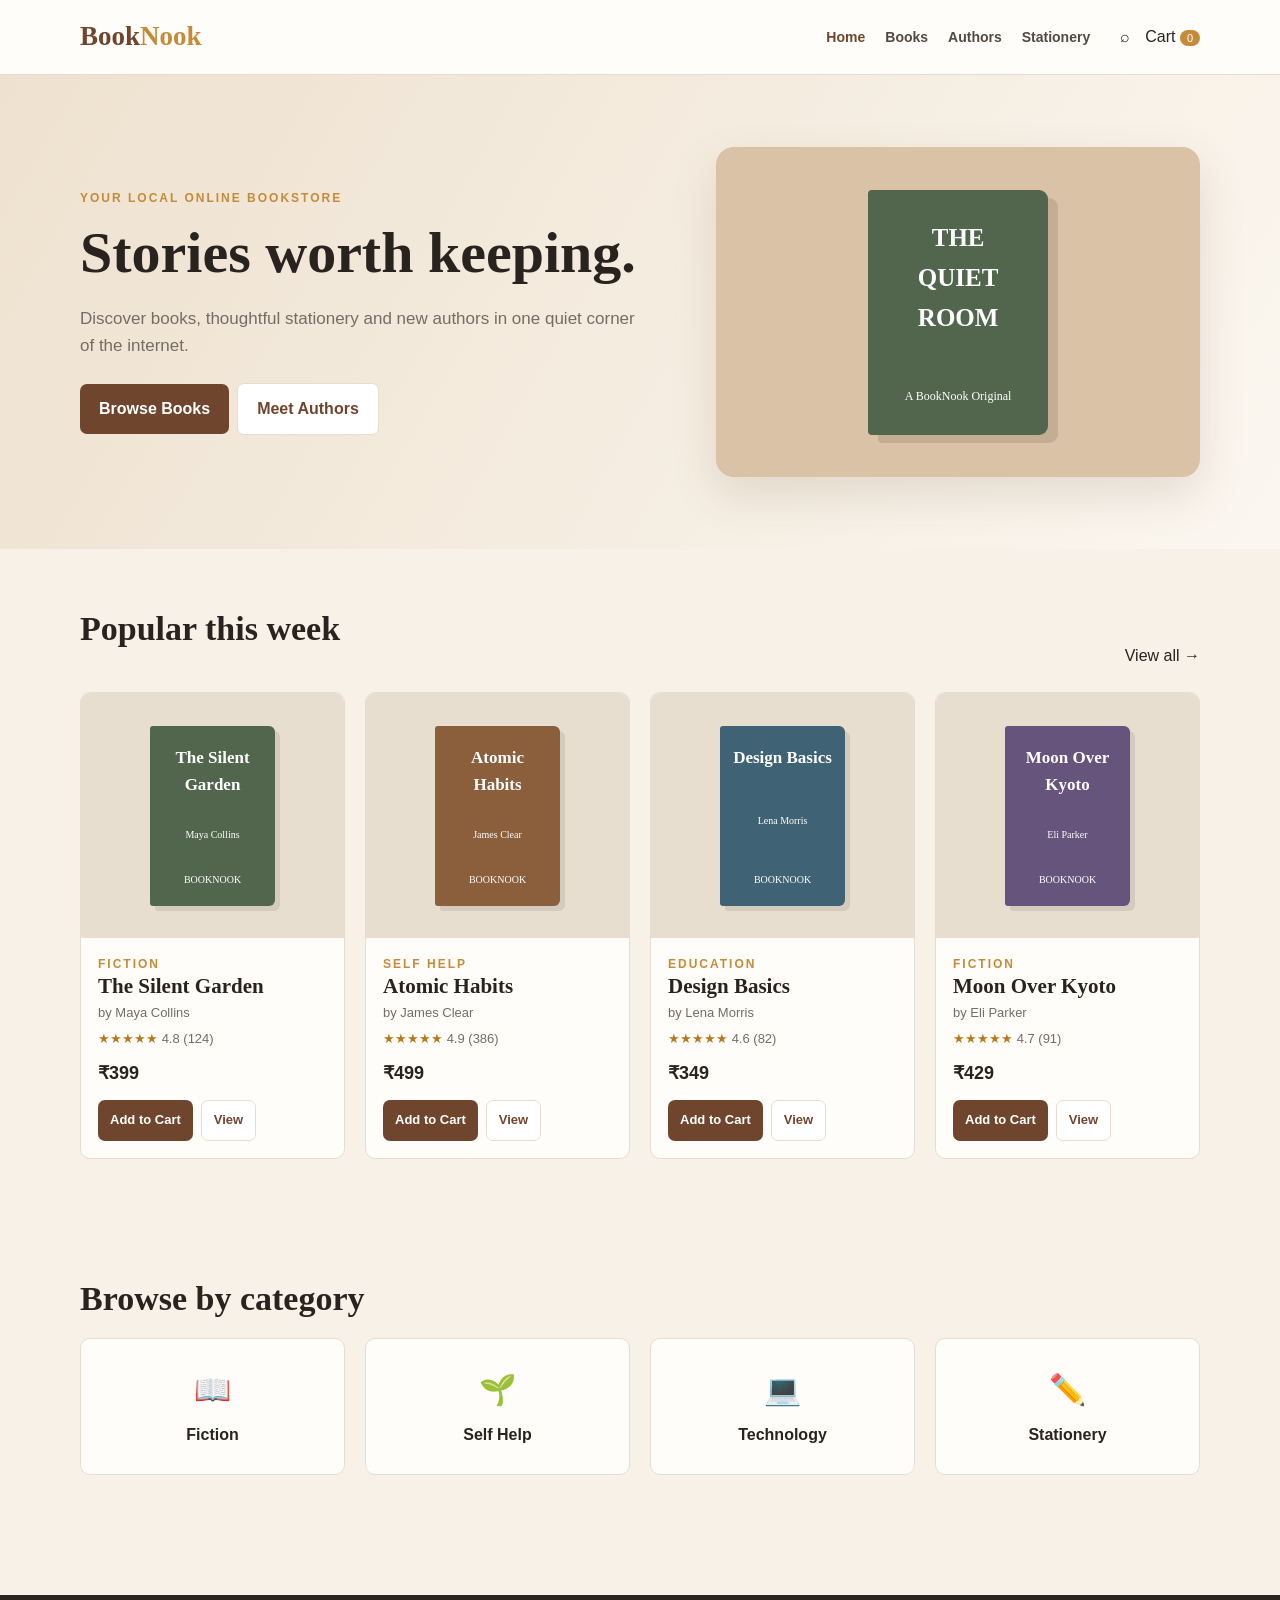
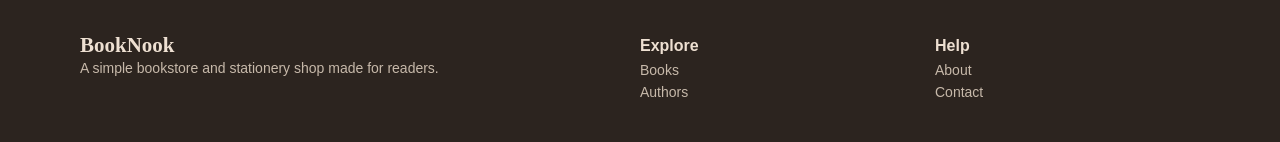
<file: index.html>
<!doctype html><html><head><meta charset="utf-8"><meta name="viewport" content="width=device-width,initial-scale=1"><title>BookNook - Books & Stationery</title><link rel="stylesheet" href="css/style.css"></head><body><header><div class="container nav"><a class="logo" href="index.html">Book<span>Nook</span></a><nav class="navlinks"><a class="active" href="index.html">Home</a><a href="products.html">Books</a><a href="authors.html">Authors</a><a href="stationery.html">Stationery</a></nav><div class="nav-icons"><a href="products.html">⌕</a><a href="cart.html">Cart <span class="badge cart-count">0</span></a></div></div></header>
<section class="hero"><div class="container hero-grid"><div><div class="eyebrow">Your local online bookstore</div><h1>Stories worth keeping.</h1><p>Discover books, thoughtful stationery and new authors in one quiet corner of the internet.</p><a class="btn" href="products.html">Browse Books</a><a class="btn light" href="authors.html">Meet Authors</a></div><div class="book-display"><div class="book-cover"><b>THE<br>QUIET<br>ROOM</b><small>A BookNook Original</small></div></div></div></section>
<section class="section"><div class="container"><div class="section-head"><h2>Popular this week</h2><a href="products.html">View all →</a></div><div class="grid" id="featured-grid"></div></div></section>
<section class="section"><div class="container"><h2>Browse by category</h2><div class="grid categories"><a class="category" href="category.html?cat=Fiction"><span>📖</span><strong>Fiction</strong></a><a class="category" href="category.html?cat=Self%20Help"><span>🌱</span><strong>Self Help</strong></a><a class="category" href="category.html?cat=Technology"><span>💻</span><strong>Technology</strong></a><a class="category" href="stationery.html"><span>✏️</span><strong>Stationery</strong></a></div></div></section>
<footer><div class="container footer-grid"><div><h3>BookNook</h3><p>A simple bookstore and stationery shop made for readers.</p></div><div><b>Explore</b><p><a href="products.html">Books</a></p><p><a href="authors.html">Authors</a></p></div><div><b>Help</b><p><a href="about.html">About</a></p><p><a href="contact.html">Contact</a></p></div></div></footer><script src="js/app.js"></script></body></html>
</file>
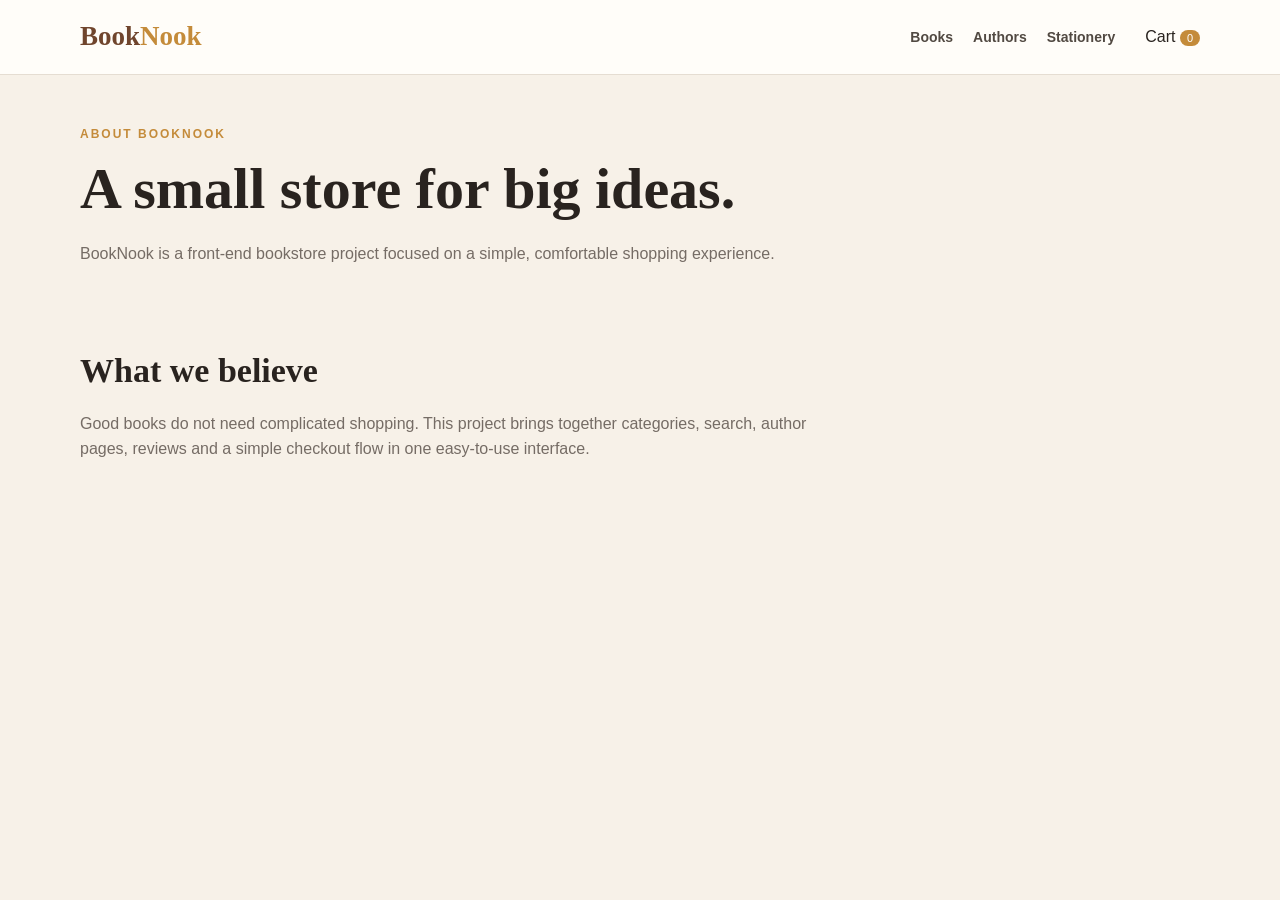
<file: about.html>
<!doctype html><html><head><meta charset="utf-8"><meta name="viewport" content="width=device-width,initial-scale=1"><title>About - BookNook</title><link rel="stylesheet" href="css/style.css"></head><body><header><div class="container nav"><a class="logo" href="index.html">Book<span>Nook</span></a><nav class="navlinks"><a href="products.html">Books</a><a href="authors.html">Authors</a><a href="stationery.html">Stationery</a></nav><a href="cart.html">Cart <span class="badge cart-count">0</span></a></div></header><main class="container"><div class="page-title"><div class="eyebrow">About BookNook</div><h1>A small store for big ideas.</h1><p>BookNook is a front-end bookstore project focused on a simple, comfortable shopping experience.</p></div><section class="section"><h2>What we believe</h2><p style="max-width:750px;color:#756c65">Good books do not need complicated shopping. This project brings together categories, search, author pages, reviews and a simple checkout flow in one easy-to-use interface.</p></section></main></body></html>
</file>
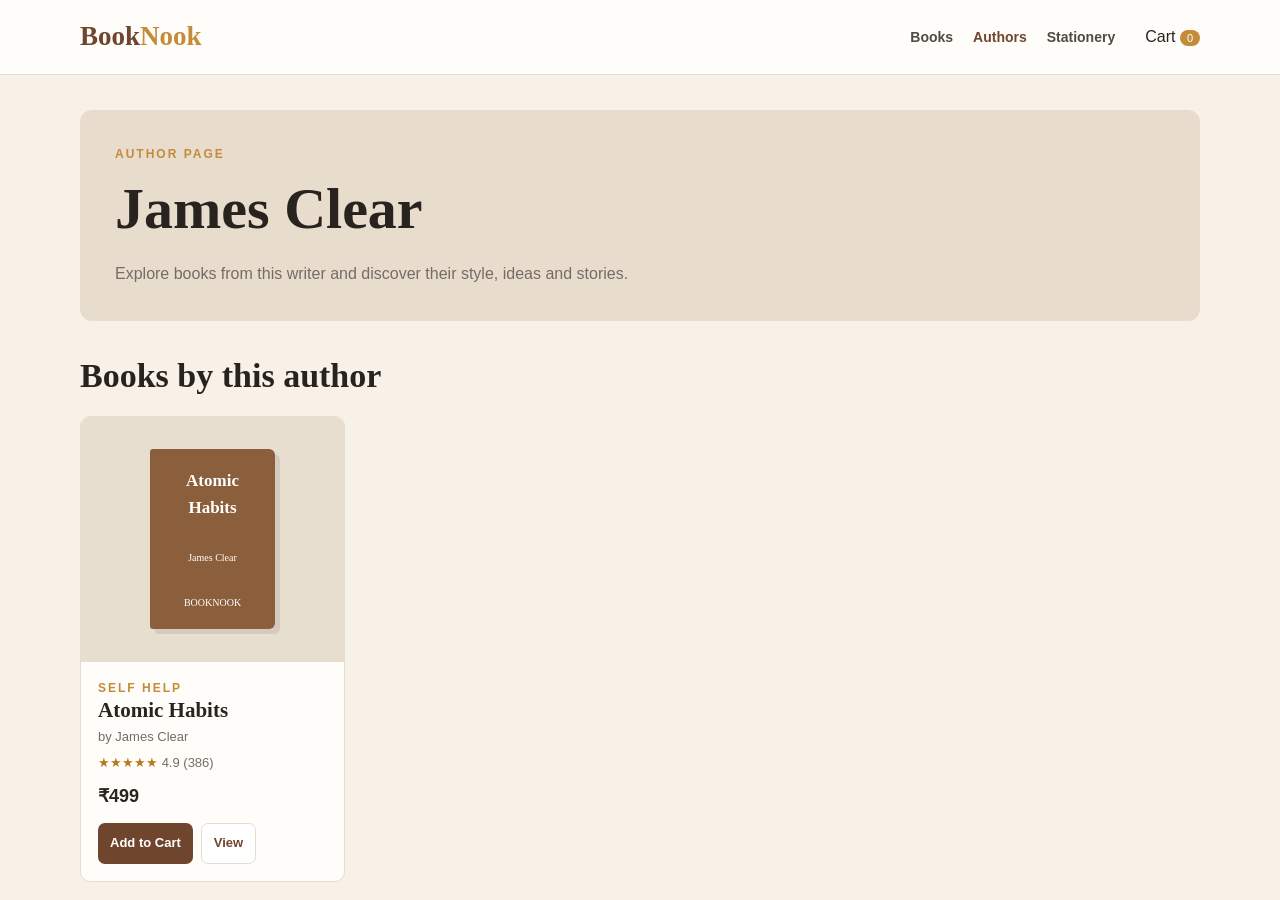
<file: author.html>
<!doctype html><html><head><meta charset="utf-8"><meta name="viewport" content="width=device-width,initial-scale=1"><title>Author - BookNook</title><link rel="stylesheet" href="css/style.css"></head><body><header><div class="container nav"><a class="logo" href="index.html">Book<span>Nook</span></a><nav class="navlinks"><a href="products.html">Books</a><a class="active" href="authors.html">Authors</a><a href="stationery.html">Stationery</a></nav><a href="cart.html">Cart <span class="badge cart-count">0</span></a></div></header><main class="container"><div class="author-box"><div class="eyebrow">Author page</div><h1 id="author-name">Author</h1><p>Explore books from this writer and discover their style, ideas and stories.</p></div><h2>Books by this author</h2><div class="grid" id="author-books"></div></main><script src="js/app.js"></script></body></html>
</file>
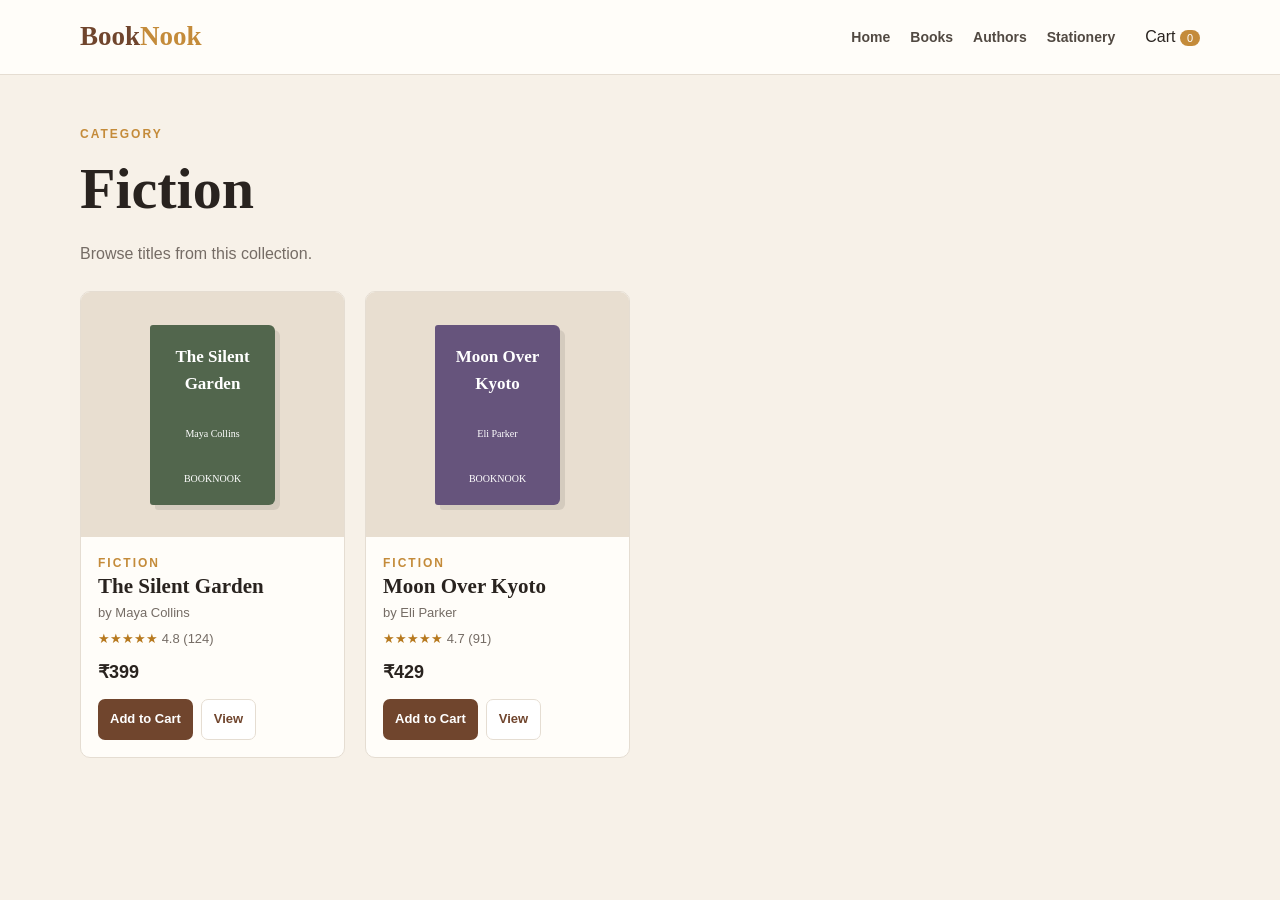
<file: category.html>
<!doctype html><html><head><meta charset="utf-8"><meta name="viewport" content="width=device-width,initial-scale=1"><title>Category - BookNook</title><link rel="stylesheet" href="css/style.css"></head><body><header><div class="container nav"><a class="logo" href="index.html">Book<span>Nook</span></a><nav class="navlinks"><a href="index.html">Home</a><a href="products.html">Books</a><a href="authors.html">Authors</a><a href="stationery.html">Stationery</a></nav><a href="cart.html">Cart <span class="badge cart-count">0</span></a></div></header><main class="container"><div class="page-title"><div class="eyebrow">Category</div><h1 id="cat-name">Books</h1><p>Browse titles from this collection.</p></div><div class="grid" id="category-grid"></div></main><script src="js/app.js"></script><script>document.addEventListener("DOMContentLoaded",()=>{let c=new URLSearchParams(location.search).get("cat")||"Fiction";document.getElementById("cat-name").textContent=c;renderCategory(c)})</script></body></html>
</file>
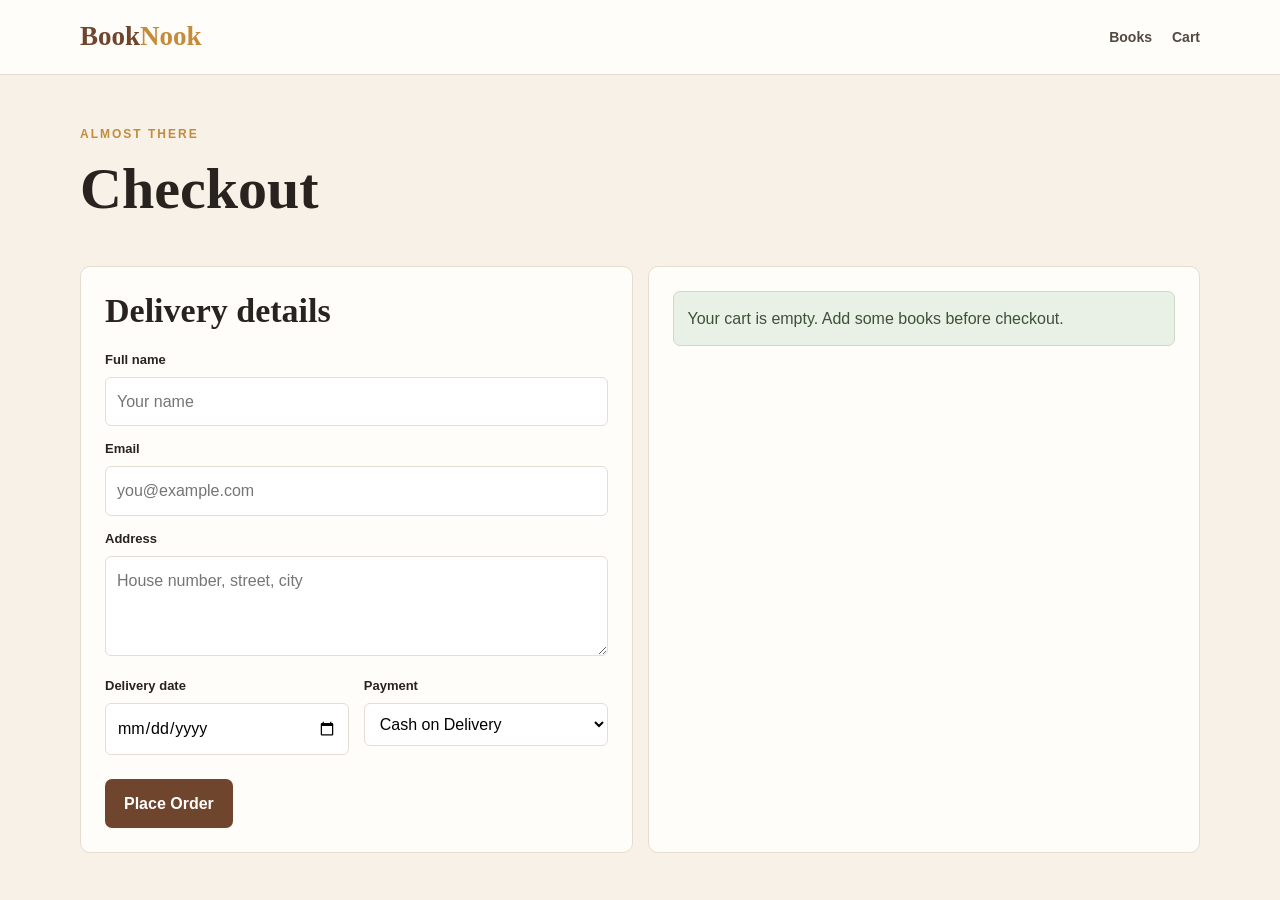
<file: checkout.html>
<!doctype html><html><head><meta charset="utf-8"><meta name="viewport" content="width=device-width,initial-scale=1"><title>Checkout - BookNook</title><link rel="stylesheet" href="css/style.css"></head><body><header><div class="container nav"><a class="logo" href="index.html">Book<span>Nook</span></a><nav class="navlinks"><a href="products.html">Books</a><a href="cart.html">Cart</a></nav></div></header><main class="container"><div class="page-title"><div class="eyebrow">Almost there</div><h1>Checkout</h1></div><div class="two"><form class="form" id="order-form"><h2>Delivery details</h2><label>Full name</label><input required placeholder="Your name"><label>Email</label><input required type="email" placeholder="you@example.com"><label>Address</label><textarea required placeholder="House number, street, city"></textarea><div class="two"><div><label>Delivery date</label><input required type="date"></div><div><label>Payment</label><select required><option>Cash on Delivery</option><option>Card</option><option>UPI</option></select></div></div><button class="btn" type="submit">Place Order</button></form><div class="form" id="checkout-summary"><h3>Order Summary</h3></div></div></main><script src="js/app.js"></script></body></html>
</file>
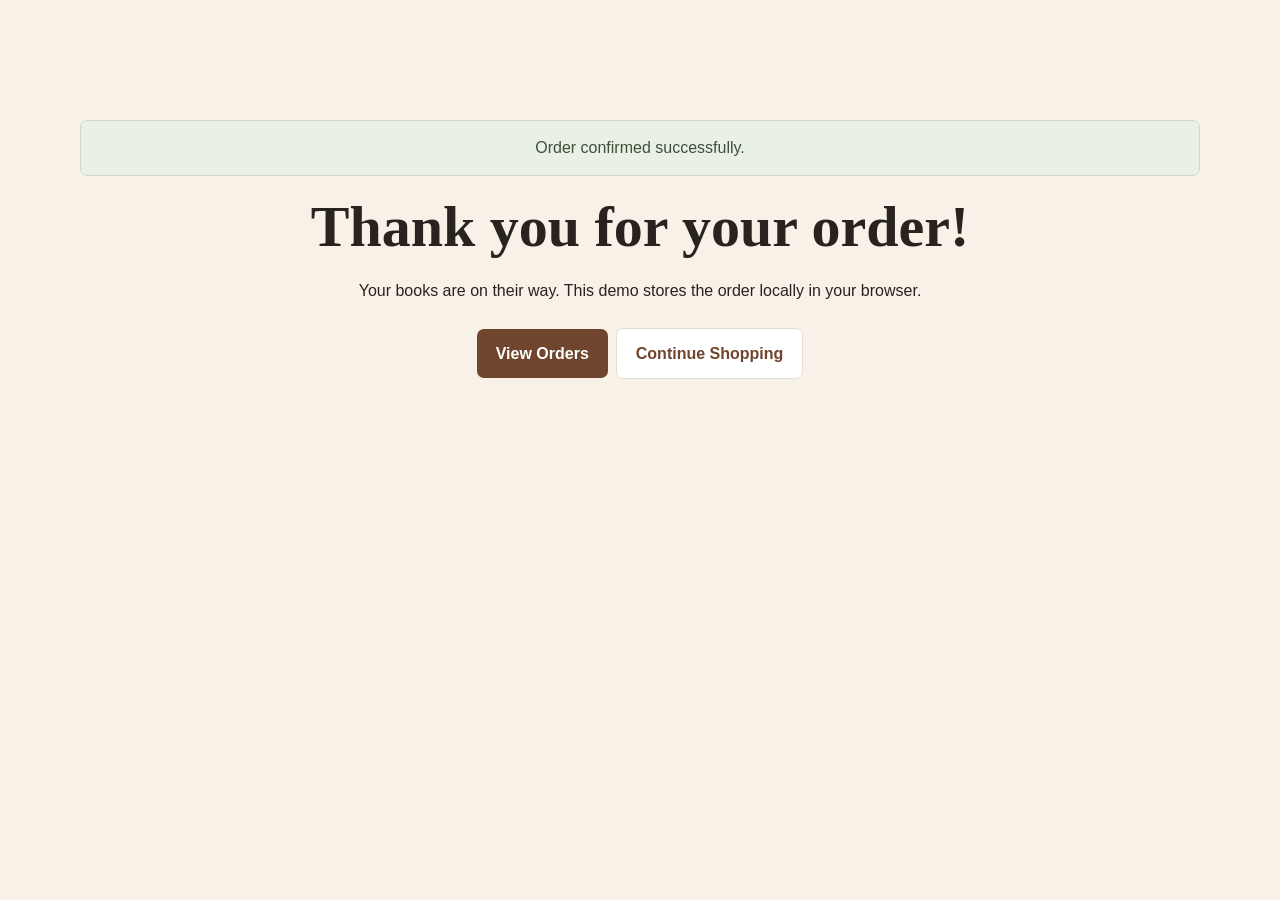
<file: confirmation.html>
<!doctype html><html><head><meta charset="utf-8"><meta name="viewport" content="width=device-width,initial-scale=1"><title>Order Confirmed - BookNook</title><link rel="stylesheet" href="css/style.css"></head><body><main class="container" style="padding-top:120px;text-align:center"><div class="notice">Order confirmed successfully.</div><h1>Thank you for your order!</h1><p>Your books are on their way. This demo stores the order locally in your browser.</p><a class="btn" href="orders.html">View Orders</a><a class="btn light" href="products.html">Continue Shopping</a></main></body></html>
</file>
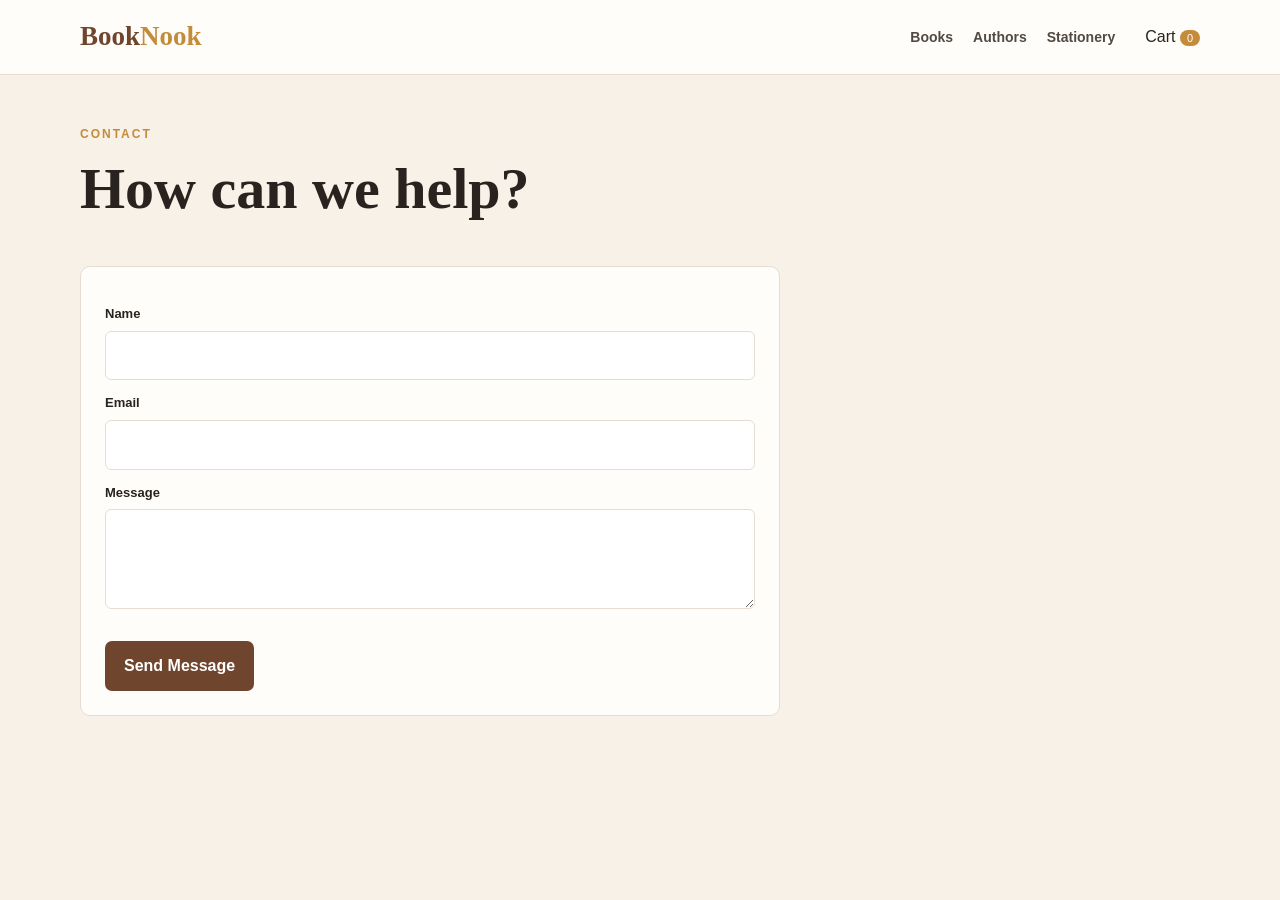
<file: contact.html>
<!doctype html><html><head><meta charset="utf-8"><meta name="viewport" content="width=device-width,initial-scale=1"><title>Contact - BookNook</title><link rel="stylesheet" href="css/style.css"></head><body><header><div class="container nav"><a class="logo" href="index.html">Book<span>Nook</span></a><nav class="navlinks"><a href="products.html">Books</a><a href="authors.html">Authors</a><a href="stationery.html">Stationery</a></nav><a href="cart.html">Cart <span class="badge cart-count">0</span></a></div></header><main class="container"><div class="page-title"><div class="eyebrow">Contact</div><h1>How can we help?</h1></div><form class="form" style="max-width:700px"><label>Name</label><input required><label>Email</label><input required type="email"><label>Message</label><textarea required></textarea><button class="btn" type="submit" onclick="event.preventDefault();alert('Thanks! Your message was received in this demo.')">Send Message</button></form></main></body></html>
</file>
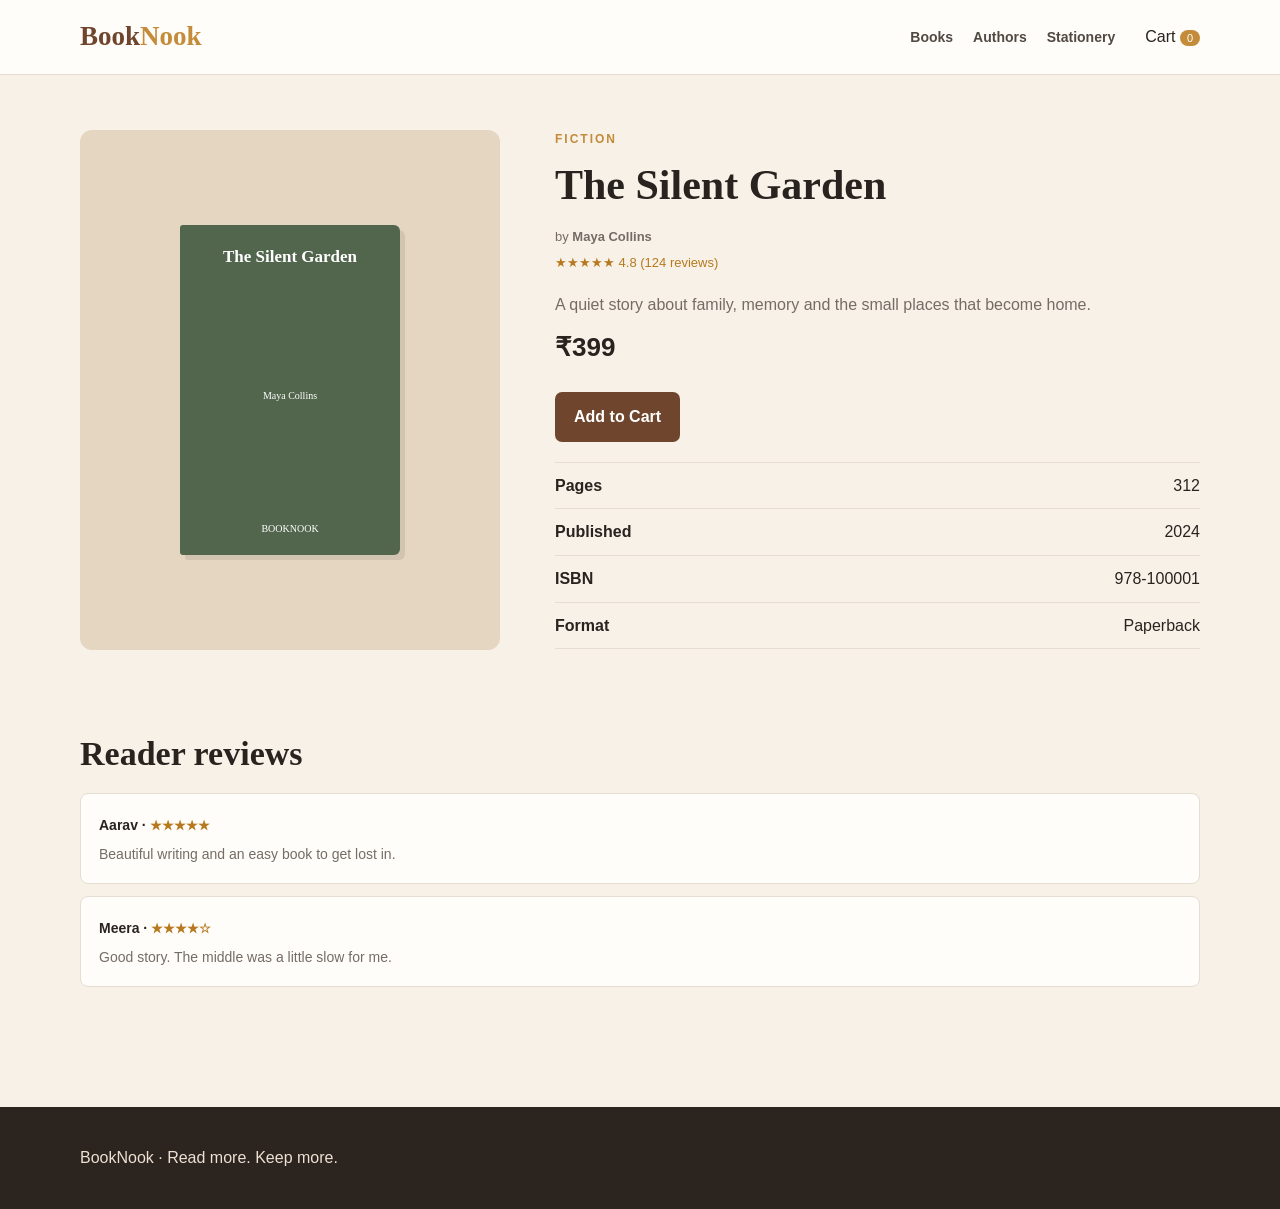
<file: product.html>
<!doctype html><html><head><meta charset="utf-8"><meta name="viewport" content="width=device-width,initial-scale=1"><title>Book Details - BookNook</title><link rel="stylesheet" href="css/style.css"></head><body><header><div class="container nav"><a class="logo" href="index.html">Book<span>Nook</span></a><nav class="navlinks"><a href="products.html">Books</a><a href="authors.html">Authors</a><a href="stationery.html">Stationery</a></nav><a href="cart.html">Cart <span class="badge cart-count">0</span></a></div></header><main class="container"><div class="detail" id="detail"></div><section class="section" style="padding-top:10px"><h2>Reader reviews</h2><div id="reviews"></div></section></main><footer><div class="container"><p>BookNook · Read more. Keep more.</p></div></footer><script src="js/app.js"></script></body></html>
</file>
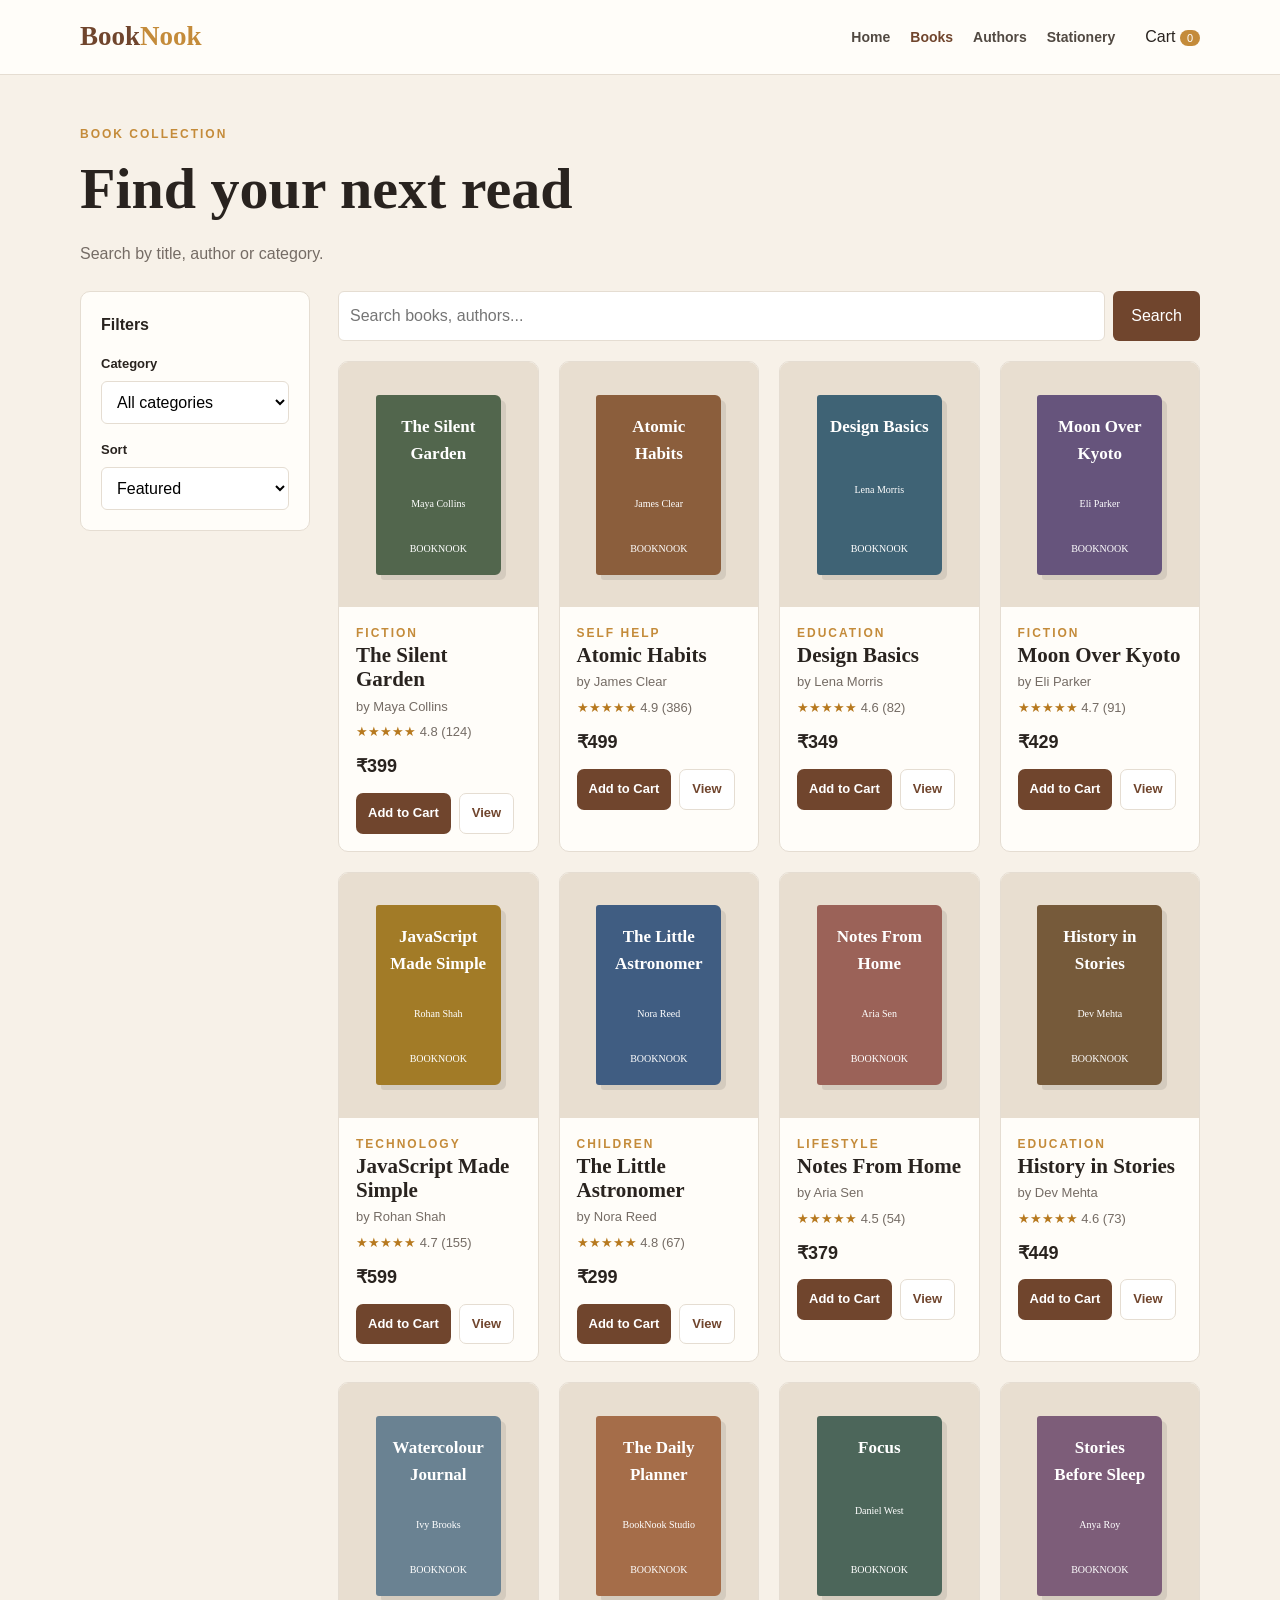
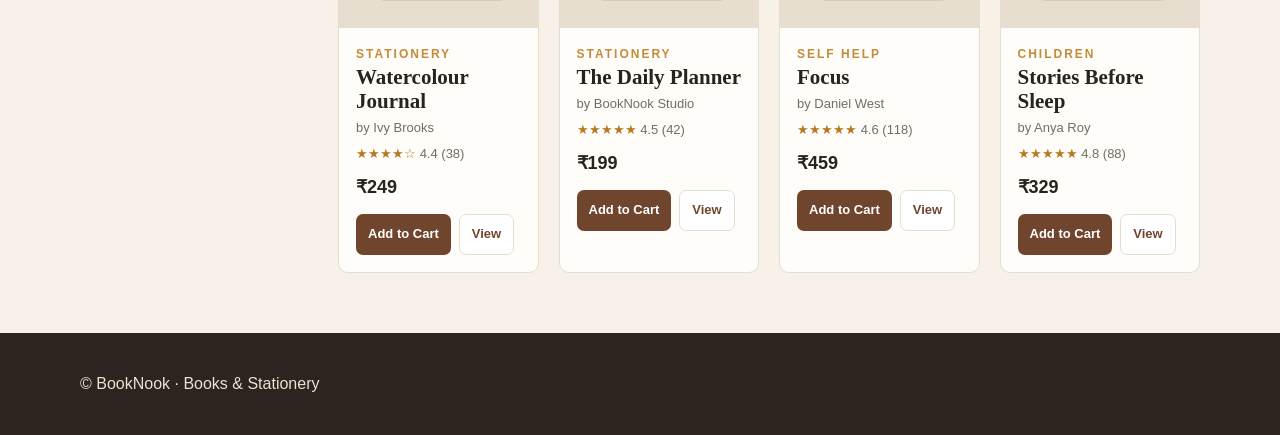
<file: products.html>
<!doctype html><html><head><meta charset="utf-8"><meta name="viewport" content="width=device-width,initial-scale=1"><title>Books - BookNook</title><link rel="stylesheet" href="css/style.css"></head><body><header><div class="container nav"><a class="logo" href="index.html">Book<span>Nook</span></a><nav class="navlinks"><a href="index.html">Home</a><a class="active" href="products.html">Books</a><a href="authors.html">Authors</a><a href="stationery.html">Stationery</a></nav><div class="nav-icons"><a href="cart.html">Cart <span class="badge cart-count">0</span></a></div></div></header><main class="container"><div class="page-title"><div class="eyebrow">Book collection</div><h1>Find your next read</h1><p>Search by title, author or category.</p></div><div class="shop-layout"><aside class="filters"><b>Filters</b><label>Category</label><select id="category"><option value="all">All categories</option><option>Fiction</option><option>Self Help</option><option>Education</option><option>Technology</option><option>Children</option><option>Lifestyle</option><option>Stationery</option></select><label>Sort</label><select id="sort"><option value="default">Featured</option><option value="low">Price: Low to High</option><option value="high">Price: High to Low</option><option value="rating">Top Rated</option></select></aside><section><div class="searchbar"><input id="search" placeholder="Search books, authors..."><button>Search</button></div><div class="grid" id="product-grid"></div></section></div></main><footer><div class="container"><p>© BookNook · Books & Stationery</p></div></footer><script src="js/app.js"></script></body></html>
</file>
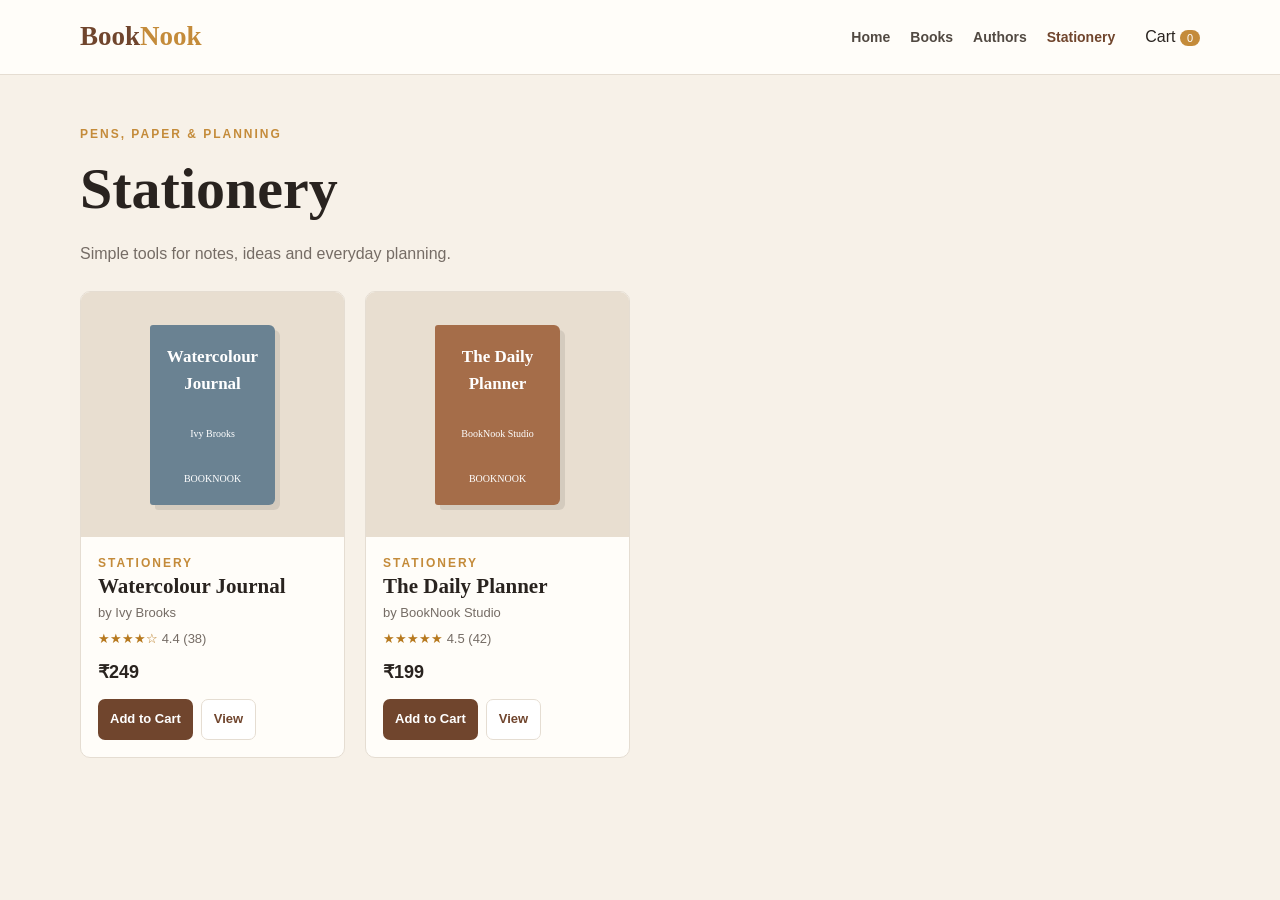
<file: stationery.html>
<!doctype html><html><head><meta charset="utf-8"><meta name="viewport" content="width=device-width,initial-scale=1"><title>Stationery - BookNook</title><link rel="stylesheet" href="css/style.css"></head><body><header><div class="container nav"><a class="logo" href="index.html">Book<span>Nook</span></a><nav class="navlinks"><a href="index.html">Home</a><a href="products.html">Books</a><a href="authors.html">Authors</a><a class="active" href="stationery.html">Stationery</a></nav><a href="cart.html">Cart <span class="badge cart-count">0</span></a></div></header><main class="container"><div class="page-title"><div class="eyebrow">Pens, paper & planning</div><h1>Stationery</h1><p>Simple tools for notes, ideas and everyday planning.</p></div><div class="grid" id="stationery-grid"></div></main><script src="js/app.js"></script><script>document.addEventListener("DOMContentLoaded",()=>renderProducts(products.filter(p=>p.category==="Stationery"),"stationery-grid"))</script></body></html>
</file>
<file: css/style.css>
*{box-sizing:border-box;margin:0;padding:0}
:root{--ink:#29231f;--muted:#756c65;--cream:#f7f1e8;--paper:#fffdf9;--brown:#70452d;--gold:#c48b3a;--line:#e5ddd2;--green:#52664d}
body{font-family:Arial,Helvetica,sans-serif;background:var(--cream);color:var(--ink);line-height:1.6}
a{text-decoration:none;color:inherit} button,input,select,textarea{font:inherit}
.container{width:min(1120px,92%);margin:auto}
header{background:var(--paper);border-bottom:1px solid var(--line);position:sticky;top:0;z-index:20}
.nav{height:74px;display:flex;align-items:center;gap:30px}
.logo{font-family:Georgia,serif;font-size:27px;font-weight:700;color:var(--brown);margin-right:auto}
.logo span{color:var(--gold)}
.navlinks{display:flex;gap:20px}
.navlinks a{font-weight:700;font-size:14px;color:#514942}
.navlinks a:hover,.navlinks .active{color:var(--brown)}
.nav-icons{display:flex;gap:15px;align-items:center}
.icon-btn{border:0;background:none;cursor:pointer;font-weight:700;color:var(--brown)}
.badge{background:var(--gold);color:white;border-radius:20px;padding:2px 7px;font-size:11px}
.hero{padding:72px 0;background:linear-gradient(120deg,#eee1cf,#fbf7f0)}
.hero-grid{display:grid;grid-template-columns:1.1fr .9fr;gap:45px;align-items:center}
.eyebrow{letter-spacing:2px;text-transform:uppercase;color:var(--gold);font-size:12px;font-weight:800}
h1,h2,h3{font-family:Georgia,serif;line-height:1.15}
h1{font-size:58px;margin:12px 0 18px}h2{font-size:34px;margin-bottom:20px}h3{font-size:21px}
.hero p{color:var(--muted);max-width:560px;font-size:17px}
.btn{display:inline-block;border:0;border-radius:7px;padding:12px 19px;background:var(--brown);color:white;font-weight:700;cursor:pointer;margin-top:24px}
.btn.light{background:white;color:var(--brown);border:1px solid var(--line);margin-left:8px}
.book-display{height:330px;border-radius:18px;background:#d9c2a5;display:flex;align-items:center;justify-content:center;box-shadow:0 18px 45px #6b4c3425}
.book-cover{width:180px;height:245px;border-radius:4px 9px 9px 4px;background:#52664d;color:white;padding:28px 20px;box-shadow:10px 8px 0 #39291e22;display:flex;flex-direction:column;justify-content:space-between;text-align:center;font-family:Georgia,serif}
.book-cover b{font-size:25px}.book-cover small{font-size:12px}
.section{padding:60px 0}.section-head{display:flex;justify-content:space-between;align-items:end;margin-bottom:24px}
.grid{display:grid;grid-template-columns:repeat(4,1fr);gap:20px}
.card{background:var(--paper);border:1px solid var(--line);border-radius:10px;overflow:hidden}
.cover{height:245px;background:#e8ded0;display:flex;align-items:center;justify-content:center}
.cover-inner{width:125px;height:180px;padding:18px 12px;color:white;text-align:center;display:flex;flex-direction:column;justify-content:space-between;font-family:Georgia,serif;border-radius:3px 6px 6px 3px;box-shadow:5px 5px 0 #00000016}
.cover-inner b{font-size:17px}.cover-inner small{font-size:10px}
.card-body{padding:17px}.author{color:var(--muted);font-size:13px;margin:5px 0}
.stars{color:#b7791f;font-size:13px}.price{font-weight:800;font-size:18px;margin-top:9px}
.card-actions{display:flex;gap:8px}.card-actions .btn{margin-top:12px;padding:9px 12px;font-size:13px}.card-actions .btn.light{margin-left:0}
.categories{grid-template-columns:repeat(4,1fr)}
.category{padding:27px;border:1px solid var(--line);background:var(--paper);border-radius:10px;text-align:center}
.category strong{display:block;margin-top:8px}.category span{font-size:30px}
.page-title{padding:50px 0 25px}.page-title p{color:var(--muted)}
.shop-layout{display:grid;grid-template-columns:230px 1fr;gap:28px}.filters{background:var(--paper);border:1px solid var(--line);padding:20px;border-radius:10px;height:max-content}.filters label{display:block;font-size:13px;font-weight:700;margin:16px 0 6px}.filters input,.filters select,.searchbar input,.form input,.form select,.form textarea{width:100%;padding:11px;border:1px solid var(--line);border-radius:6px;background:white}
.searchbar{display:flex;gap:8px;margin-bottom:20px}.searchbar button{padding:0 18px;border:0;background:var(--brown);color:white;border-radius:6px;cursor:pointer}
.detail{display:grid;grid-template-columns:420px 1fr;gap:55px;padding:55px 0}.detail-cover{height:520px;background:#e5d6c2;display:flex;align-items:center;justify-content:center;border-radius:12px}.detail-cover .cover-inner{width:220px;height:330px}.detail h1{font-size:42px}.specs{margin:20px 0;border-top:1px solid var(--line)}.specs div{display:flex;justify-content:space-between;padding:10px 0;border-bottom:1px solid var(--line)}
.review{background:var(--paper);border:1px solid var(--line);padding:18px;border-radius:8px;margin-top:12px}.review strong{font-size:14px}.review p{font-size:14px;color:var(--muted);margin-top:5px}
.author-box{background:#e8ddcd;padding:35px;border-radius:12px;margin:35px 0}.author-box p{color:var(--muted);max-width:750px}
.table{width:100%;border-collapse:collapse;background:var(--paper)}.table th,.table td{text-align:left;padding:14px;border-bottom:1px solid var(--line)}
.cart-item{display:grid;grid-template-columns:80px 1fr 120px 90px 30px;gap:15px;align-items:center;background:var(--paper);border:1px solid var(--line);padding:15px;margin-bottom:10px;border-radius:8px}.mini-cover{height:90px;background:#52664d;color:white;padding:10px;font-family:Georgia,serif;font-size:12px}
.total-box{margin-left:auto;width:330px;background:var(--paper);padding:22px;border:1px solid var(--line);border-radius:8px}.total-row{display:flex;justify-content:space-between;margin:8px 0}.total-row.final{font-size:20px;font-weight:800;border-top:1px solid var(--line);padding-top:12px}
.form{background:var(--paper);padding:24px;border:1px solid var(--line);border-radius:10px}.form label{display:block;font-weight:700;font-size:13px;margin:13px 0 6px}.form textarea{min-height:100px}.two{display:grid;grid-template-columns:1fr 1fr;gap:15px}
.notice{padding:14px;background:#e9f0e5;border:1px solid #ccd9c6;border-radius:7px;color:#3e503a;margin-bottom:18px}
footer{background:#2c241f;color:#eee0d2;padding:38px 0;margin-top:60px}.footer-grid{display:grid;grid-template-columns:2fr 1fr 1fr;gap:30px}.footer-grid p,.footer-grid a{color:#c7b9aa;font-size:14px}
.empty{text-align:center;padding:50px;background:var(--paper);border:1px dashed var(--line)}
@media(max-width:800px){.nav{height:auto;padding:15px 0;flex-wrap:wrap}.navlinks{order:3;width:100%;overflow:auto}.hero-grid,.detail,.shop-layout{grid-template-columns:1fr}.grid,.categories{grid-template-columns:repeat(2,1fr)}h1{font-size:42px}.detail-cover{height:380px}.cart-item{grid-template-columns:60px 1fr 70px 25px}.cart-item .qty{display:none}.footer-grid{grid-template-columns:1fr}.total-box{width:100%}}
@media(max-width:480px){.grid,.categories,.two{grid-template-columns:1fr}.nav-icons{gap:7px}.logo{font-size:22px}}
</file>
